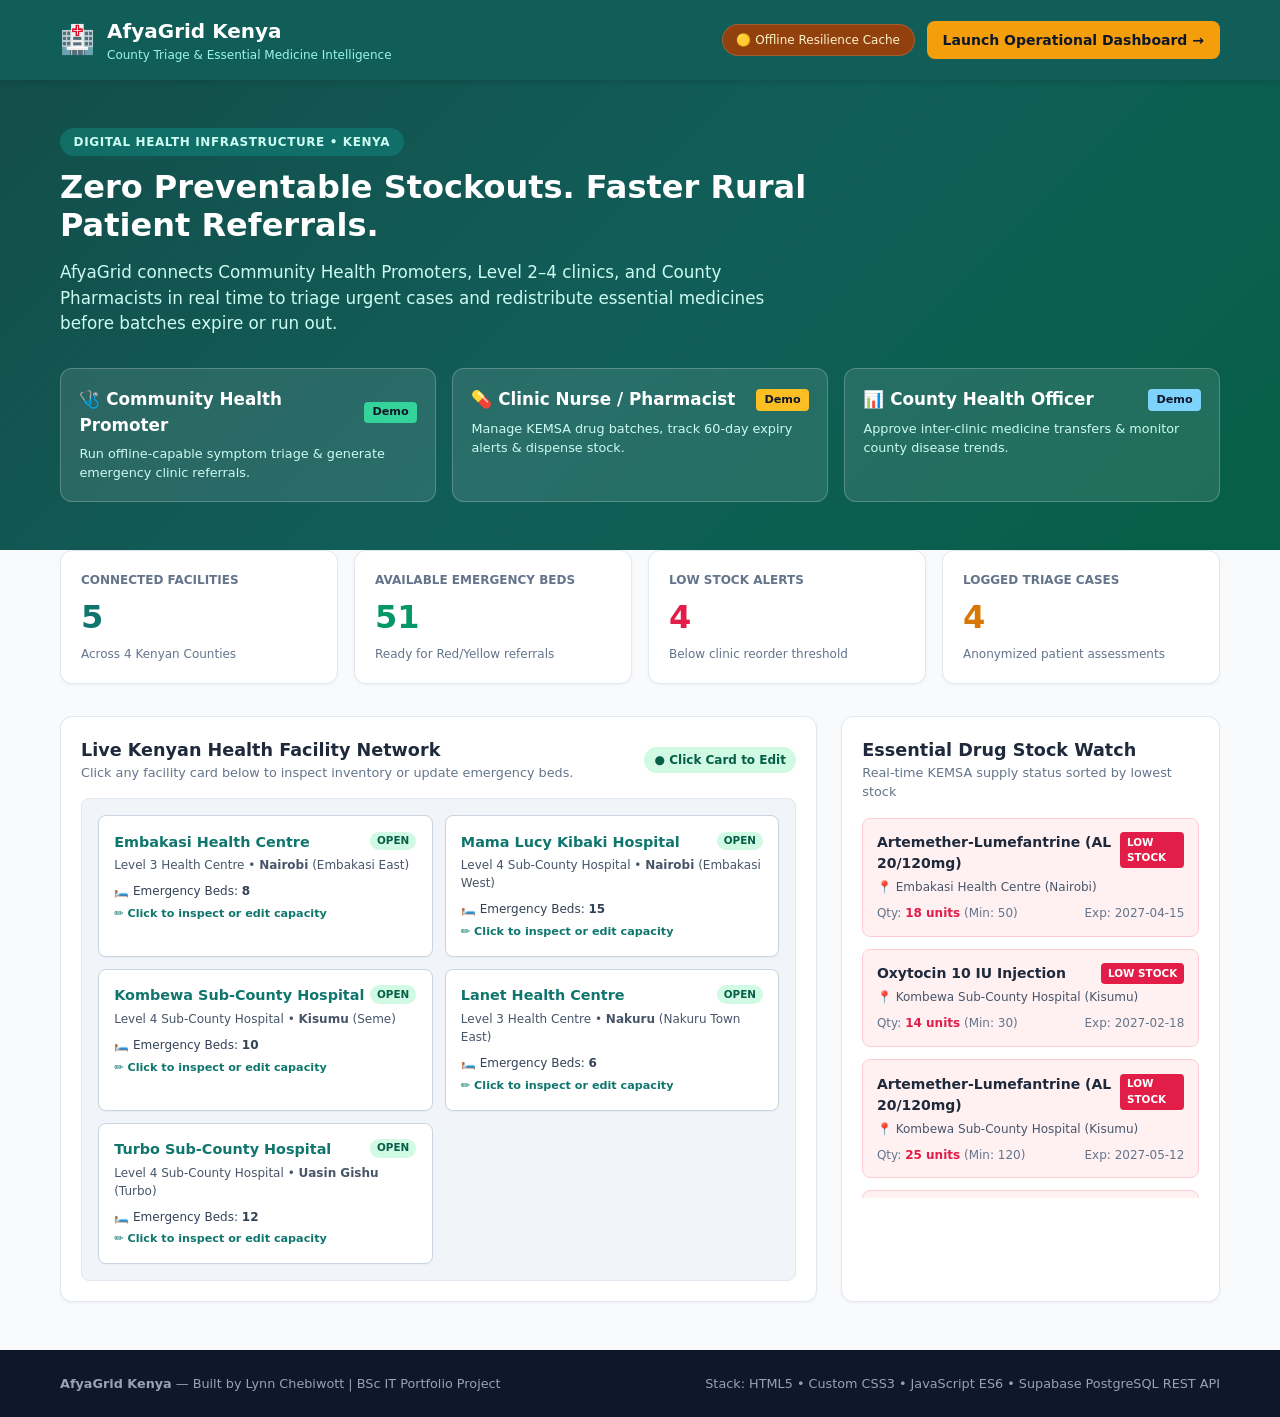
<file: index.html>
<!DOCTYPE html>
<html lang="en">
<head>
    <meta charset="UTF-8">
    <meta name="viewport" content="width=device-width, initial-scale=1.0">
    <title>AfyaGrid Kenya | County Clinic Triage & Medicine Supply Network</title>
    <link rel="stylesheet" href="assets/css/custom.css">
    <style>
        .clinic-card { background: #fff; padding: 0.95rem; border-radius: 0.5rem; border: 1px solid #cbd5e1; box-shadow: 0 1px 2px rgba(0,0,0,0.04); cursor: pointer; transition: transform 0.15s, border-color 0.15s; }
        .clinic-card:hover { transform: translateY(-2px); border-color: #0f766e; }
        .modal-backdrop { display: none; position: fixed; inset: 0; background: rgba(15, 23, 42, 0.6); z-index: 2000; align-items: center; justify-content: center; padding: 1rem; }
        .modal-backdrop.open { display: flex; }
        .modal-box { background: #fff; max-width: 480px; width: 100%; border-radius: 0.75rem; padding: 1.5rem; box-shadow: 0 10px 25px rgba(0,0,0,0.2); }
        .modal-input { width: 100%; padding: 0.55rem; border: 1px solid #cbd5e1; border-radius: 0.4rem; margin-top: 0.25rem; margin-bottom: 0.85rem; font-size: 0.9rem; }
        .btn-save { background: #0f766e; color: #fff; border: none; padding: 0.6rem 1.1rem; border-radius: 0.45rem; font-weight: 700; cursor: pointer; }
        .btn-cancel { background: #e2e8f0; color: #334155; border: none; padding: 0.6rem 1rem; border-radius: 0.45rem; font-weight: 600; cursor: pointer; }
    </style>
</head>
<body>

    <nav class="navbar">
        <div class="container nav-flex">
            <div class="brand">
                <span style="font-size: 1.75rem;">🏥</span>
                <div>
                    <h1>AfyaGrid Kenya</h1>
                    <p>County Triage & Essential Medicine Intelligence</p>
                </div>
            </div>
            <div class="nav-actions">
                <span id="connection-badge" class="badge-db">Connecting to DB...</span>
                <a href="dashboard.html?role=chp" class="btn-primary">Launch Operational Dashboard →</a>
            </div>
        </div>
    </nav>

    <header class="hero">
        <div class="container">
            <span class="hero-tag">Digital Health Infrastructure • Kenya</span>
            <h2>Zero Preventable Stockouts. Faster Rural Patient Referrals.</h2>
            <p class="hero-desc">
                AfyaGrid connects Community Health Promoters, Level 2–4 clinics, and County Pharmacists in real time to triage urgent cases and redistribute essential medicines before batches expire or run out.
            </p>
            <div class="role-grid">
                <a href="dashboard.html?role=chp" class="role-card">
                    <div class="role-header"><span class="role-title">🩺 Community Health Promoter</span><span class="demo-pill pill-green">Demo</span></div>
                    <p>Run offline-capable symptom triage & generate emergency clinic referrals.</p>
                </a>
                <a href="dashboard.html?role=nurse" class="role-card">
                    <div class="role-header"><span class="role-title">💊 Clinic Nurse / Pharmacist</span><span class="demo-pill pill-amber">Demo</span></div>
                    <p>Manage KEMSA drug batches, track 60-day expiry alerts & dispense stock.</p>
                </a>
                <a href="dashboard.html?role=county" class="role-card">
                    <div class="role-header"><span class="role-title">📊 County Health Officer</span><span class="demo-pill pill-blue">Demo</span></div>
                    <p>Approve inter-clinic medicine transfers & monitor county disease trends.</p>
                </a>
            </div>
        </div>
    </header>

    <main class="container">
        <section class="kpi-grid">
            <div class="card"><p class="kpi-label">Connected Facilities</p><p id="stat-clinics" class="kpi-value text-teal">--</p><p class="kpi-sub">Across 4 Kenyan Counties</p></div>
            <div class="card"><p class="kpi-label">Available Emergency Beds</p><p id="stat-beds" class="kpi-value text-green">--</p><p class="kpi-sub">Ready for Red/Yellow referrals</p></div>
            <div class="card"><p class="kpi-label">Low Stock Alerts</p><p id="stat-low-stock" class="kpi-value text-red">--</p><p class="kpi-sub">Below clinic reorder threshold</p></div>
            <div class="card"><p class="kpi-label">Logged Triage Cases</p><p id="stat-cases" class="kpi-value text-amber">--</p><p class="kpi-sub">Anonymized patient assessments</p></div>
        </section>

        <section class="content-grid">
            <div class="card">
                <div class="section-header">
                    <div>
                        <h3>Live Kenyan Health Facility Network</h3>
                        <p class="section-sub">Click any facility card below to inspect inventory or update emergency beds.</p>
                    </div>
                    <span class="status-online">● Click Card to Edit</span>
                </div>
                <div id="kenya-map"></div>
            </div>

            <div class="card">
                <div style="margin-bottom: 1rem;">
                    <h3 style="font-size: 1.1rem; font-weight: 700;">Essential Drug Stock Watch</h3>
                    <p class="section-sub">Real-time KEMSA supply status sorted by lowest stock</p>
                </div>
                <div id="stock-alert-list" class="stock-list">
                    <p class="section-sub">Loading live inventory from PostgreSQL...</p>
                </div>
            </div>
        </section>
    </main>

    <div id="clinic-modal" class="modal-backdrop">
        <div class="modal-box">
            <div style="display:flex; justify-content:space-between; align-items:center; margin-bottom:0.75rem;">
                <h3 id="m-title" style="color:#0f766e; font-size:1.15rem;">Clinic Details</h3>
                <button onclick="closeClinicModal()" style="background:none; border:none; font-size:1.25rem; cursor:pointer;">✕</button>
            </div>
            <p id="m-subtitle" style="font-size:0.8rem; color:#475569; margin-bottom:1rem;"></p>
            <label style="font-size:0.8rem; font-weight:700;">Available Emergency Beds</label>
            <input type="number" id="m-beds" class="modal-input" min="0" max="100">
            <label style="font-size:0.8rem; font-weight:700;">Operational Status</label>
            <select id="m-status" class="modal-input">
                <option value="true">🟢 Open 24/7 (Accepting Referrals)</option>
                <option value="false">🔴 At Capacity / Temporarily Closed</option>
            </select>
            <div style="margin-bottom:1rem;">
                <p style="font-size:0.8rem; font-weight:700; margin-bottom:0.4rem;">Medicines Stocked at This Facility:</p>
                <div id="m-drugs" style="font-size:0.78rem; background:#f8fafc; padding:0.65rem; border-radius:0.4rem; border:1px solid #e2e8f0; max-height:110px; overflow-y:auto;"></div>
            </div>
            <div style="display:flex; justify-content:flex-end; gap:0.5rem;">
                <button class="btn-cancel" onclick="closeClinicModal()">Cancel</button>
                <button class="btn-save" onclick="saveClinicChanges()">Save Changes to DB</button>
            </div>
        </div>
    </div>

    <footer>
        <div class="container footer-flex">
            <p><strong>AfyaGrid Kenya</strong> — Built by Lynn Chebiwott | BSc IT Portfolio Project</p>
            <p>Stack: HTML5 • Custom CSS3 • JavaScript ES6 • Supabase PostgreSQL REST API</p>
        </div>
    </footer>

    <script src="assets/js/config.js"></script>
    <script src="assets/js/home.js"></script>
</body>
</html>
</file>
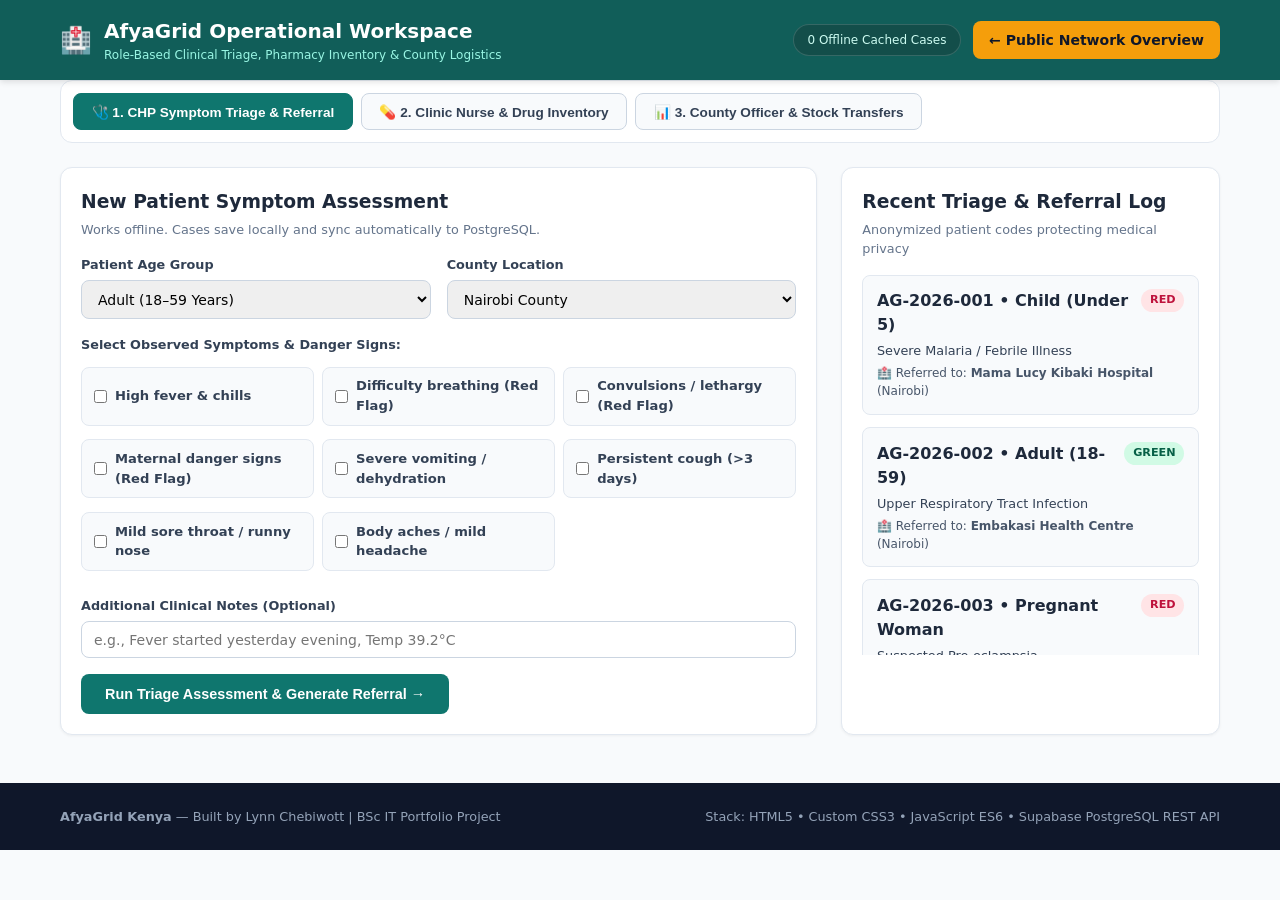
<file: dashboard.html>
<!DOCTYPE html>
<html lang="en">
<head>
    <meta charset="UTF-8">
    <meta name="viewport" content="width=device-width, initial-scale=1.0">
    <title>Operational Workspace | AfyaGrid Kenya</title>
    <link rel="stylesheet" href="assets/css/custom.css">
    <style>
        .role-tabs { display: flex; flex-wrap: wrap; gap: 0.5rem; background: #fff; padding: 0.75rem; border-radius: 0.75rem; border: 1px solid #e2e8f0; margin-bottom: 1.5rem; }
        .tab-btn { padding: 0.6rem 1.1rem; border-radius: 0.5rem; border: 1px solid #cbd5e1; background: #f8fafc; font-weight: 700; font-size: 0.85rem; cursor: pointer; color: #334155; }
        .tab-btn.active { background: #0f766e; color: #fff; border-color: #0f766e; }
        .panel { display: none; }
        .panel.active { display: block; }
        .form-grid { display: grid; grid-template-columns: repeat(auto-fit, minmax(210px, 1fr)); gap: 1rem; margin-bottom: 1rem; }
        label { display: block; font-size: 0.8rem; font-weight: 700; color: #334155; margin-bottom: 0.35rem; }
        input, select { width: 100%; padding: 0.6rem 0.75rem; border: 1px solid #cbd5e1; border-radius: 0.5rem; font-size: 0.875rem; font-family: inherit; }
        .checkbox-grid { display: grid; grid-template-columns: repeat(auto-fit, minmax(210px, 1fr)); gap: 0.5rem; margin: 0.75rem 0 1.25rem; }
        .chk-item { display: flex; align-items: center; gap: 0.5rem; background: #f8fafc; padding: 0.55rem 0.75rem; border: 1px solid #e2e8f0; border-radius: 0.5rem; font-size: 0.82rem; cursor: pointer; }
        .chk-item input { width: auto; }
        .btn-submit { background: #0f766e; color: #fff; border: none; padding: 0.75rem 1.5rem; border-radius: 0.5rem; font-weight: 700; font-size: 0.9rem; cursor: pointer; }
        .btn-sm { padding: 0.35rem 0.7rem; font-size: 0.75rem; font-weight: 700; border-radius: 0.35rem; border: none; cursor: pointer; }
        .btn-dispense { background: #e2e8f0; color: #1e293b; }
        .btn-approve { background: #059669; color: #fff; }
        .referral-box { margin-top: 1.5rem; padding: 1.25rem; border-radius: 0.75rem; border-left: 6px solid #0f766e; background: #f0fdfa; }
        .referral-box.RED { border-left-color: #e11d48; background: #fff1f2; }
        .referral-box.YELLOW { border-left-color: #d97706; background: #fffbeb; }
        table { width: 100%; border-collapse: collapse; font-size: 0.83rem; }
        th, td { text-align: left; padding: 0.75rem; border-bottom: 1px solid #e2e8f0; }
        th { background: #f1f5f9; font-weight: 700; color: #475569; }
        .pill-urg { padding: 0.2rem 0.55rem; border-radius: 999px; font-weight: 800; font-size: 0.7rem; }
        .urg-RED { background: #ffe4e6; color: #be123c; }
        .urg-YELLOW { background: #fef3c7; color: #b45309; }
        .urg-GREEN { background: #d1fae5; color: #065f46; }
    </style>
</head>
<body>

    <nav class="navbar">
        <div class="container nav-flex">
            <div class="brand">
                <span style="font-size: 1.6rem;">🏥</span>
                <div>
                    <h1>AfyaGrid Operational Workspace</h1>
                    <p>Role-Based Clinical Triage, Pharmacy Inventory & County Logistics</p>
                </div>
            </div>
            <div class="nav-actions">
                <span id="offline-queue-badge" class="badge-db">0 Offline Cached Cases</span>
                <a href="index.html" class="btn-primary">← Public Network Overview</a>
            </div>
        </div>
    </nav>

    <main class="container">
        <div class="role-tabs">
            <button type="button" class="tab-btn active" data-role="chp" onclick="switchRole('chp')">🩺 1. CHP Symptom Triage & Referral</button>
            <button type="button" class="tab-btn" data-role="nurse" onclick="switchRole('nurse')">💊 2. Clinic Nurse & Drug Inventory</button>
            <button type="button" class="tab-btn" data-role="county" onclick="switchRole('county')">📊 3. County Officer & Stock Transfers</button>
        </div>

        <!-- PANEL 1: CHP SYMPTOM TRIAGE -->
        <section id="panel-chp" class="panel active">
            <div class="content-grid">
                <div class="card">
                    <h3 style="margin-bottom: 0.25rem;">New Patient Symptom Assessment</h3>
                    <p class="section-sub" style="margin-bottom: 1rem;">Works offline. Cases save locally and sync automatically to PostgreSQL.</p>
                    <div id="triage-form">
                        <div class="form-grid">
                            <div>
                                <label>Patient Age Group</label>
                                <select id="t-age">
                                    <option value="Child (Under 5)">Child (Under 5 Years)</option>
                                    <option value="Pregnant Woman">Pregnant Woman</option>
                                    <option value="Adult (18-59)" selected>Adult (18–59 Years)</option>
                                    <option value="Elderly (60+)">Elderly (60+ Years)</option>
                                </select>
                            </div>
                            <div>
                                <label>County Location</label>
                                <select id="t-county">
                                    <option value="Nairobi">Nairobi County</option>
                                    <option value="Kisumu">Kisumu County</option>
                                    <option value="Nakuru">Nakuru County</option>
                                    <option value="Uasin Gishu">Uasin Gishu County</option>
                                </select>
                            </div>
                        </div>

                        <label>Select Observed Symptoms & Danger Signs:</label>
                        <div class="checkbox-grid">
                            <label class="chk-item"><input type="checkbox" value="High fever & chills" data-score="2"> High fever & chills</label>
                            <label class="chk-item"><input type="checkbox" value="Difficulty breathing / chest pain" data-score="5"> Difficulty breathing (Red Flag)</label>
                            <label class="chk-item"><input type="checkbox" value="Convulsions / lethargy" data-score="5"> Convulsions / lethargy (Red Flag)</label>
                            <label class="chk-item"><input type="checkbox" value="Maternal danger signs" data-score="5"> Maternal danger signs (Red Flag)</label>
                            <label class="chk-item"><input type="checkbox" value="Severe vomiting / dehydration" data-score="4"> Severe vomiting / dehydration</label>
                            <label class="chk-item"><input type="checkbox" value="Persistent cough (>3 days)" data-score="2"> Persistent cough (&gt;3 days)</label>
                            <label class="chk-item"><input type="checkbox" value="Mild sore throat / runny nose" data-score="1"> Mild sore throat / runny nose</label>
                            <label class="chk-item"><input type="checkbox" value="Body aches / mild headache" data-score="1"> Body aches / mild headache</label>
                        </div>

                        <div style="margin-bottom: 1rem;">
                            <label>Additional Clinical Notes (Optional)</label>
                            <input type="text" id="t-notes" placeholder="e.g., Fever started yesterday evening, Temp 39.2°C">
                        </div>

                        <button type="button" class="btn-submit" onclick="runTriageAssessment()">Run Triage Assessment & Generate Referral →</button>
                    </div>
                    <div id="referral-output"></div>
                </div>

                <div class="card">
                    <h3 style="margin-bottom: 0.25rem;">Recent Triage & Referral Log</h3>
                    <p class="section-sub" style="margin-bottom: 1rem;">Anonymized patient codes protecting medical privacy</p>
                    <div id="triage-history-list" class="stock-list"></div>
                </div>
            </div>
        </section>

        <!-- PANEL 2: CLINIC NURSE & DRUG INVENTORY -->
        <section id="panel-nurse" class="panel">
            <div class="card" style="margin-bottom: 1.5rem;">
                <h3 style="margin-bottom: 0.25rem;">Receive New KEMSA Drug Batch</h3>
                <p class="section-sub" style="margin-bottom: 1rem;">Log incoming medicine stock into clinic inventory</p>
                <div class="form-grid" style="align-items: end;">
                    <div>
                        <label>Facility</label>
                        <select id="s-clinic">
                            <option value="1">Embakasi Health Centre (Nairobi)</option>
                            <option value="2">Mama Lucy Kibaki Hospital (Nairobi)</option>
                            <option value="3">Kombewa Sub-County Hospital (Kisumu)</option>
                            <option value="4">Lanet Health Centre (Nakuru)</option>
                            <option value="5">Turbo Sub-County Hospital (Uasin Gishu)</option>
                        </select>
                    </div>
                    <div>
                        <label>Essential Medicine Name</label>
                        <input type="text" id="s-drug" placeholder="e.g., Artemether-Lumefantrine (AL)">
                    </div>
                    <div>
                        <label>Quantity (Boxes/Units)</label>
                        <input type="number" id="s-qty" min="1" value="100">
                    </div>
                    <div>
                        <label>Expiry Date</label>
                        <input type="date" id="s-exp" value="2027-09-30">
                    </div>
                    <div>
                        <button type="button" class="btn-submit" style="width: 100%;" onclick="addDrugBatch()">+ Add Stock Batch</button>

                        </div>
                </div>
            </div>

            <div class="card" style="overflow-x: auto;">
                <h3 style="margin-bottom: 0.75rem;">Facility Medicine Inventory & Expiry Watch</h3>
                <table>
                    <thead>
                        <tr><th>Medicine Name</th><th>Clinic Facility</th><th>Batch #</th><th>Stock Qty</th><th>Expiry Date</th><th>Status</th><th>Action</th></tr>
                    </thead>
                    <tbody id="inventory-table-body"></tbody>
                </table>
            </div>
        </section>

        <section id="panel-county" class="panel">
            <div class="card" style="overflow-x: auto;">
                <h3 style="margin-bottom: 0.25rem;">Inter-Clinic Stock Redistribution Requests</h3>
                <p class="section-sub" style="margin-bottom: 1rem;">Prevent stockouts by approving transfers from surplus hospitals to low-stock dispensaries.</p>
                <table>
                    <thead>
                        <tr><th>Transfer ID</th><th>From (Surplus Clinic)</th><th>To (Deficit Clinic)</th><th>Medicine</th><th>Units</th><th>Status</th><th>Officer Decision</th></tr>
                    </thead>
                    <tbody id="transfers-table-body"></tbody>
                </table>
            </div>
        </section>
    </main>

    <footer>
        <div class="container footer-flex">
            <p><strong>AfyaGrid Kenya</strong> — Built by Lynn Chebiwott | BSc IT Portfolio Project</p>
            <p>Stack: HTML5 • Custom CSS3 • JavaScript ES6 • Supabase PostgreSQL REST API</p>
        </div>
    </footer>

    <script src="assets/js/config.js"></script>
    <script src="assets/js/dashboard.js"></script>
</body>
</html>
</file>
<file: assets/css/custom.css>
/* AfyaGrid Kenya - Standalone Production Stylesheet (Zero CDN Dependency) */
:root {
    --teal-900: #134e4a;
    --teal-800: #115e59;
    --teal-700: #0f766e;
    --emerald-800: #065f46;
    --emerald-600: #059669;
    --amber-500: #f59e0b;
    --amber-600: #d97706;
    --rose-600: #e11d48;
    --slate-900: #0f172a;
    --slate-800: #1e293b;
    --slate-600: #475569;
    --slate-500: #64748b;
    --slate-200: #e2e8f0;
    --slate-50: #f8fafc;
}

* { box-sizing: border-box; margin: 0; padding: 0; }

body {
    font-family: system-ui, -apple-system, 'Segoe UI', Roboto, sans-serif;
    background-color: var(--slate-50);
    color: var(--slate-800);
    line-height: 1.5;
}

.container { max-width: 1200px; margin: 0 auto; padding: 0 1.25rem; }

/* Navigation Bar */
.navbar {
    background-color: var(--teal-800);
    color: #ffffff;
    padding: 1rem 0;
    box-shadow: 0 2px 6px rgba(0,0,0,0.12);
    position: sticky;
    top: 0;
    z-index: 1000;
}
.nav-flex { display: flex; flex-wrap: wrap; justify-content: space-between; align-items: center; gap: 1rem; }
.brand { display: flex; align-items: center; gap: 0.75rem; }
.brand h1 { font-size: 1.25rem; font-weight: 700; }
.brand p { font-size: 0.75rem; color: #99f6e4; }
.nav-actions { display: flex; align-items: center; gap: 0.75rem; }

.badge-db {
    font-size: 0.75rem;
    background: var(--teal-900);
    color: #ccfbf1;
    padding: 0.35rem 0.85rem;
    border-radius: 999px;
    border: 1px solid rgba(255,255,255,0.15);
}

.btn-primary {
    background-color: var(--amber-500);
    color: var(--slate-900);
    font-weight: 700;
    font-size: 0.875rem;
    padding: 0.55rem 1rem;
    border-radius: 0.5rem;
    text-decoration: none;
    transition: background 0.2s;
}
.btn-primary:hover { background-color: var(--amber-600); }

/* Hero Section */
.hero {
    background: linear-gradient(135deg, var(--teal-900), var(--teal-800), var(--emerald-800));
    color: #ffffff;
    padding: 3rem 0;
}
.hero-tag {
    display: inline-block;
    background: rgba(15, 118, 110, 0.8);
    color: #ccfbf1;
    font-size: 0.75rem;
    font-weight: 700;
    padding: 0.3rem 0.85rem;
    border-radius: 999px;
    text-transform: uppercase;
    letter-spacing: 0.05em;
    margin-bottom: 0.75rem;
}
.hero h2 { font-size: 2rem; font-weight: 800; line-height: 1.2; margin-bottom: 1rem; max-width: 750px; }
.hero-desc { color: #ccfbf1; font-size: 1.05rem; max-width: 720px; margin-bottom: 2rem; }

/* Role Demo Cards */
.role-grid { display: grid; grid-template-columns: repeat(auto-fit, minmax(280px, 1fr)); gap: 1rem; }
.role-card {
    background: rgba(255, 255, 255, 0.1);
    border: 1px solid rgba(255, 255, 255, 0.22);
    border-radius: 0.75rem;
    padding: 1.15rem;
    text-decoration: none;
    color: #ffffff;
    transition: background 0.2s, transform 0.2s;
}
.role-card:hover { background: rgba(255, 255, 255, 0.18); transform: translateY(-2px); }
.role-header { display: flex; justify-content: space-between; align-items: center; margin-bottom: 0.4rem; }
.role-title { font-weight: 700; font-size: 1.05rem; }
.demo-pill { font-size: 0.7rem; font-weight: 800; padding: 0.15rem 0.5rem; border-radius: 0.25rem; color: var(--slate-900); }
.pill-green { background: #34d399; }
.pill-amber { background: #fbbf24; }
.pill-blue { background: #7dd3fc; }
.role-card p { font-size: 0.8rem; color: #ccfbf1; }

/* Main Content & KPI Cards */
main { padding: 2rem 0; }
.kpi-grid { display: grid; grid-template-columns: repeat(auto-fit, minmax(210px, 1fr)); gap: 1rem; margin-bottom: 2rem; }
.card {
    background: #ffffff;
    padding: 1.25rem;
    border-radius: 0.75rem;
    border: 1px solid var(--slate-200);
    box-shadow: 0 1px 3px rgba(0,0,0,0.05);
}
.kpi-label { font-size: 0.75rem; font-weight: 700; color: var(--slate-500); text-transform: uppercase; }
.kpi-value { font-size: 2rem; font-weight: 800; margin: 0.25rem 0; }
.text-teal { color: var(--teal-700); }
.text-green { color: var(--emerald-600); }
.text-red { color: var(--rose-600); }
.text-amber { color: var(--amber-600); }
.kpi-sub { font-size: 0.75rem; color: var(--slate-500); }

/* Map & Stock Split Layout */
.content-grid { display: grid; grid-template-columns: 2fr 1fr; gap: 1.5rem; }
@media (max-width: 900px) { .content-grid { grid-template-columns: 1fr; } }

.section-header { display: flex; justify-content: space-between; align-items: center; margin-bottom: 1rem; }
.section-header h3 { font-size: 1.1rem; font-weight: 700; }
.section-sub { font-size: 0.8rem; color: var(--slate-500); }
.status-online { font-size: 0.75rem; font-weight: 600; background: #d1fae5; color: #065f46; padding: 0.25rem 0.65rem; border-radius: 999px; }

#kenya-map { width: 100%; height: 380px; border-radius: 0.5rem; border: 1px solid var(--slate-200); background: #e2e8f0; }

/* Stock List Items */
.stock-list { display: flex; flex-direction: column; gap: 0.75rem; max-height: 380px; overflow-y: auto; }
.stock-item { padding: 0.85rem; border-radius: 0.5rem; border: 1px solid var(--slate-200); background: var(--slate-50); }
.stock-item.low { border-color: #fecdd3; background: #fff1f2; }
.stock-top { display: flex; justify-content: space-between; align-items: flex-start; gap: 0.5rem; }
.stock-name { font-size: 0.875rem; font-weight: 700; }
.badge-low { font-size: 0.65rem; font-weight: 800; background: var(--rose-600); color: #fff; padding: 0.15rem 0.45rem; border-radius: 0.25rem; }
.badge-ok { font-size: 0.65rem; font-weight: 700; background: #d1fae5; color: #065f46; padding: 0.15rem 0.45rem; border-radius: 0.25rem; }
.stock-clinic { font-size: 0.75rem; color: var(--slate-600); margin-top: 0.25rem; }
.stock-meta { display: flex; justify-content: space-between; font-size: 0.75rem; color: var(--slate-500); margin-top: 0.5rem; }

/* Footer */
footer { background: var(--slate-900); color: #94a3b8; font-size: 0.8rem; padding: 1.5rem 0; margin-top: 3rem; }
.footer-flex { display: flex; flex-wrap: wrap; justify-content: space-between; gap: 0.5rem; }
</file>
